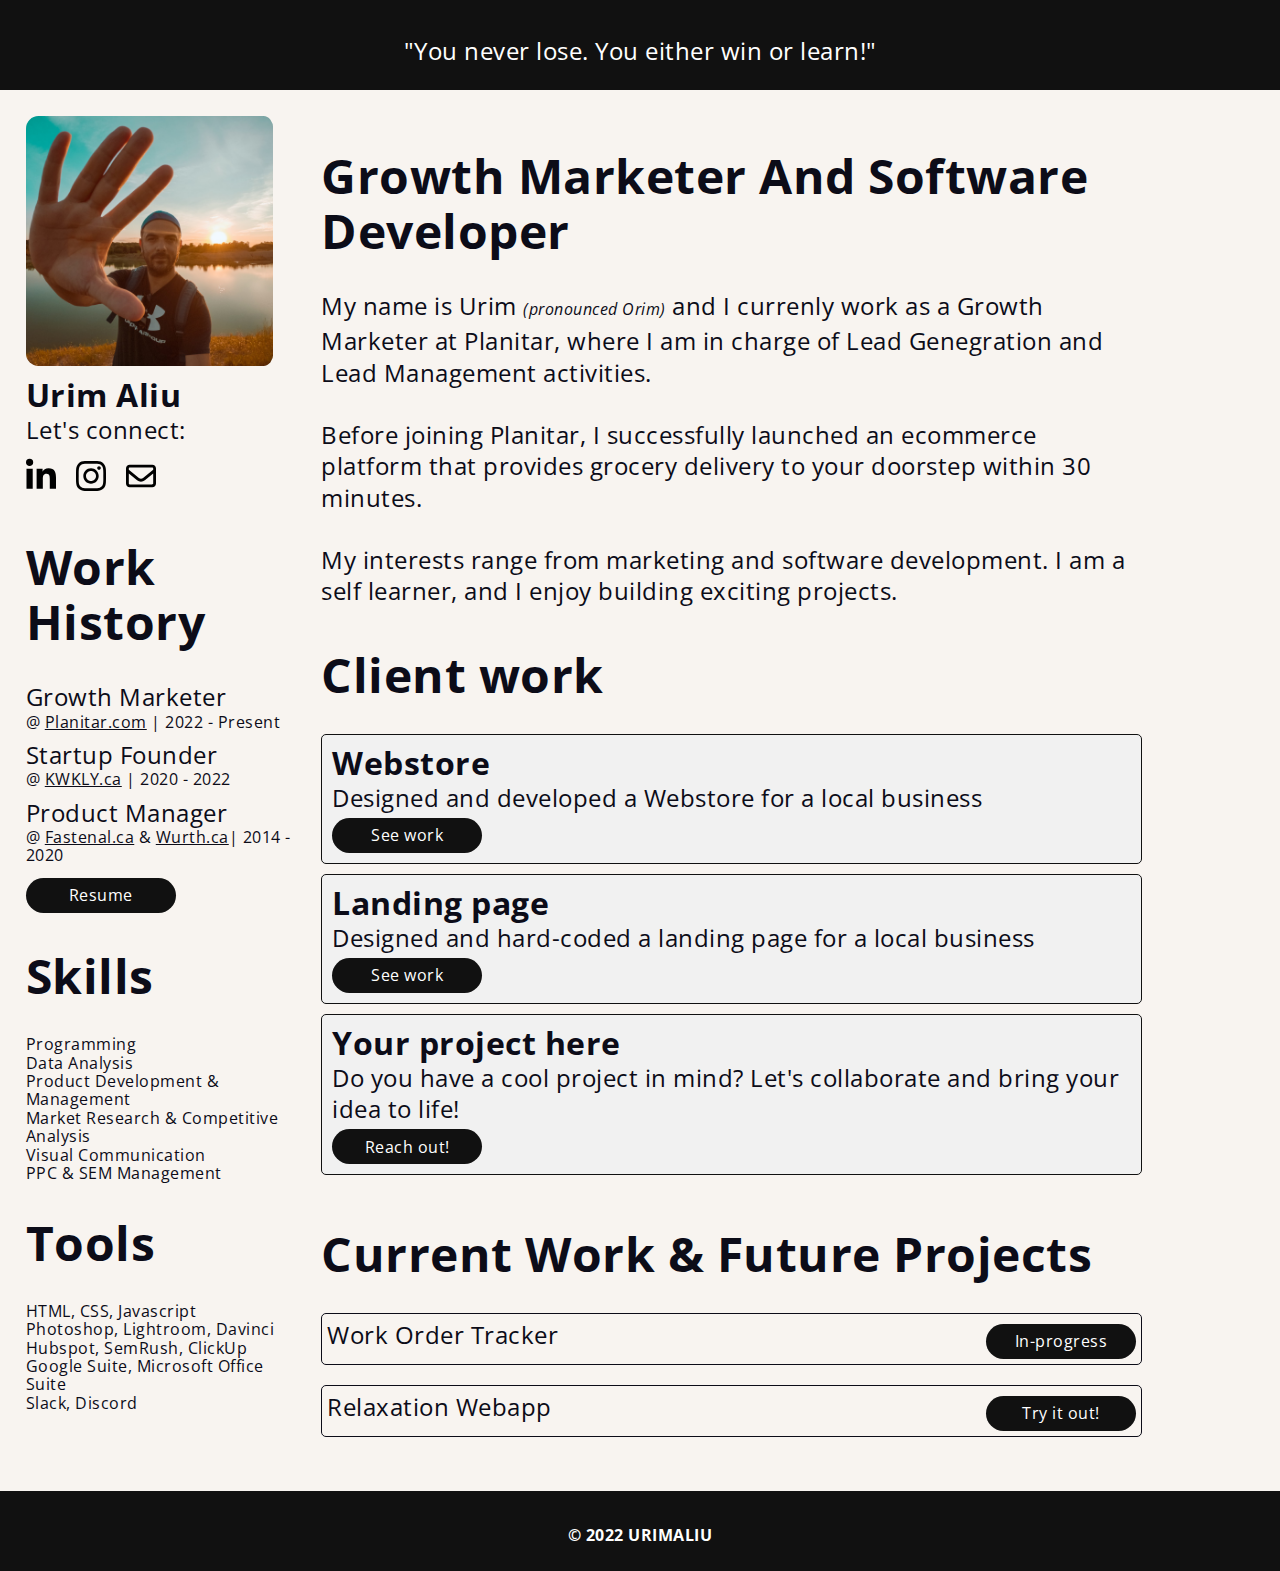
<file: index.html>
<!DOCTYPE html>
<html lang="en">
	<head>
    	<meta charset="utf-8">
    	<meta name="description" content="Your description goes here">
    	<meta name="keywords" content="one, two, three">

		<title>PersonalPortfolio</title>

		<!-- external CSS link -->
		<link rel="stylesheet" href="css/normalize.css">
		<link rel="stylesheet" href="css/style.css">
		<link rel="preconnect" href="https://fonts.googleapis.com">
		<link rel="preconnect" href="https://fonts.gstatic.com" crossorigin>
		<link href="https://fonts.googleapis.com/css2?family=Open+Sans:wght@400;800&display=swap" rel="stylesheet">

		<link rel="stylesheet" href="https://cdnjs.cloudflare.com/ajax/libs/font-awesome/4.7.0/css/font-awesome.min.css">
		<link rel='stylesheet' href='https://cdnjs.cloudflare.com/ajax/libs/font-awesome/5.15.1/css/all.min.css'>
	</head>
	<body>

		<header class="header">
			<p>"You never lose. You either win or learn!"</p>
		</header>

		<section class="page-wrapper">
			
			<section class="side1">
				
					<section class="wrapper">
					<img class="profile-pic" src="images/2.png" alt="Urim Aliu">
					<h2>Urim Aliu</h2>
					<p>Let's connect:</p>
						
					<section class="social-icons">
						
						<a href="https://www.linkedin.com/in/urim-aliu-6262aaba/" target="_blank">
							<img src="images/linkedin-in-brands (1).svg" alt="LinkedIn" class="socials">
						</a>

						
						<a href="https://www.instagram.com/urimaaliu/" target="_blank">
							<img src="images/instagram-brands.svg" alt="Instagram" class="socials">
						</a>

						
						<a href="mailto:urim.aliu@gmail.com" target="_blank">
							<img src="images/envelope-regular.svg" alt="Email" class="socials">
						</a>
					</section>


				
					</section>

					<section class="wrapper">
					<h1>Work History</h1>
					<ul class="work-container">
						<li><p>Growth Marketer</p>@ <a href="https://www.Planitar.com" target="_blank">Planitar.com</a> | 2022 - Present</li>

						<li><p>Startup Founder</p>@ <a href="https://www.KWKLY.ca" target="_blank">KWKLY.ca</a> | 2020 - 2022</li>
						<li><p>Product Manager</p>@ <a href="https://www.fastenal.ca" target="_blank">Fastenal.ca</a> & 
							<a href="https://www.wurth.ca">Wurth.ca</a>| 2014 - 2020</li>
					</ul>
					<button class="card-bttn" type="button"><a href="#" target="_blank">Resume</a> </button>
					</section>

					<section class="wrapper">
						<h1>Skills</h1>
						<ul class="skills-container">
							<li>Programming</li>
							<li>Data Analysis</li>
							<li>Product Development & Management</li>
							<li>Market Research & Competitive Analysis</li>
							<li>Visual Communication</li>
							<li>PPC & SEM Management</li>
						</ul>
						<h1>Tools</h1>

						<ul class="skills-container">
							<li >HTML, CSS, Javascript</li>
							<li >Photoshop, Lightroom, Davinci</li>
							<li >Hubspot, SemRush, ClickUp</li>
							<li >Google Suite, Microsoft Office Suite</li>
							<li >Slack, Discord</li>
						</ul>
					</section>

			</section>

			<section class="side2">
					<section class="wrapper">
						<h1>Growth Marketer And Software Developer</h1>
						<p>My name is Urim <i>(pronounced Orim)</i> and I currenly work as a Growth Marketer at Planitar, 
							where I am in charge of Lead Genegration and Lead Management activities.<br>
							<br>
							Before joining Planitar, I successfully launched an ecommerce platform that provides grocery delivery to your doorstep within 30 minutes.<br>
							<br>
							My interests range from marketing and software development. I am a self learner, and I enjoy building exciting projects.
						</p>
					</section>
				
					<section class="wrapper">
					<h1>Client work</h1>
					<ul class="projects-container">
						<li class="card1">
							<h2>Webstore</h2>
							<p>Designed and developed a Webstore for a local business</p>
							<button class="card-bttn" type="button"><a href="https://www.kwshoerepair.com" target="_blank">See work</a> </button>
						</li>	

						<li class="card1">
							<h2>Landing page</h2>
							<p>Designed and hard-coded a landing page for a local business</p>
							<button class="card-bttn" type="button"><a href="#" target="_blank">See work</a> </button>
							
						</li>	

						<li class="card1">
							<h2>Your project here</h2>
							<p>Do you have a cool project in mind? Let's collaborate and bring your idea to life!</p>
							<button class="card-bttn" type="button"><a href="mailto: urim.aliu@gmail.com">Reach out!</a> </button>
						</li>	

					</ul>
				</section>

				<section class="wrapper">
					<h1>Current Work & Future Projects</h1>
					<ul class="projects-container">
						<li class="card2">
							<p>Work Order Tracker</p>
							<button class="card-bttn" type="button"><a href="current-work1.html">In-progress</a> </button>
						</li>

						<li class="card2">
							<p>Relaxation Webapp</p>
							<button class="card-bttn" type="button"><a href="https://7secondapp.netlify.app/" target="_blank">Try it out!</a> </button>
						</li>
						
						
					</ul>

				</section>


			</section>

		</section>

		<footer>
			<h3>© 2022 URIMALIU</h3>
		</footer>

		<script type="text/javascript" src="js/main.js"></script>
	</body>
</html>
</file>
<file: css/style.css>
*{
     padding: 0;
     margin: 0;
     box-sizing: border-box;
     letter-spacing: .5px;
     font-family: 'Open Sans', sans-serif;
     font-weight: 16px;
     font-size: 16px;
     background-color: #f8f4f0;
     color: #0c0c18;
 }

 /* MAIN PAGE CSS */

 .header {
     bottom: 0;
     width: 100%;
     text-align:center;
     background-color: #111111;
     height: 90px;
     color: #ffffff;
     padding:35px;
 }

 .header p {
     font-size: 24px;
     background-color: #111111;
     color: #ffffff;
 }
 
.navbar {
     display: flex;
     flex-direction: row;
     justify-content: center;
     font-weight: 600;
     margin-top: 1%;
 }

 .navbar li {
     list-style: none;
     width: 20%;
 }
 .page-wrapper{
     display: flex;
     justify-content: center;
     justify-content: space-evenly;
     width: 90%;
     margin-top: 2%;
     margin-bottom: 2%;
 }
 
 .profile-pic {
     width: 250px;
     height: 250px;
     padding-right: 1%;
     margin-bottom: 3%;
     border-radius: 5%;
}

 .side1 {
     display: flex;
     flex-direction: column;
     padding: 0 5px;
     width: 35%;
     padding-left: 2%;

 }

 .side2 {
     display: flex;
     flex-direction: column;
     padding: 0 10px;
     width: 100%;

 }

 .wrapper {
     padding-left: 1%;
     padding-bottom: 1%;
     width: 100%;

 }

 .work-container li {
     list-style: none;
     padding-bottom: 3%;
 }

 .skills-container li {
     list-style: none;
 }

 .projects-container li {
     list-style: none;
 }


 h1 {
     font-size: 3rem;
 }

 h2 {
     font-size: 2rem;
 }

 p {
     font-size: 1.5rem;
     line-height: 1.3em;
 }

 .card1{
     background-color: #f1f1f1;
     padding:10px;
     margin-bottom: 10px;
     border-radius: 5px;
     border: #111111 solid 1px;
 }

 .card1 h2{
     background-color: #f1f1f1;
 }

 .card1 p{
     background-color: #f1f1f1;
 }

 .card-bttn {
     background-color: #111111;
     width: 150px;
     height: 35px;
     border-radius: 20px;
     border: #111111;
     margin-top: 5px;
 }

 .card-bttn a {
     text-decoration: none;
     color: #ffffff;
 }

 .card-bttn a:hover {
     color: #ffeb00;
 }

 .card2 {
     margin-bottom: 20px;
     display: flex;
     align-items: flex-start;
     justify-content: space-between;
     border: #0c0c18 1px solid;
     padding: 5px;
     border-radius: 5px;
 }

 footer{
     bottom: 0;
     position: relative;
     width: 100%;
     text-align:center;
     background-color: #111111;
     height: 80px;
     color: #ffffff;
     padding:35px;
 }

h3 {
     background-color: #111111;
     color: #ffffff;
 }

 .social-icons {
     display: flex;
     flex-direction: row;
     align-content: flex-start;
     margin-top: 2%;
 }

 .socials {
     width: 50px;
     height: 50px;
     padding-right: 40%;
 }

 /* WO1 CSS */


 .page-wrapper-wo1 {
    display: flex;
    justify-content: center;
    justify-content: space-evenly;
    width: 90%;
    margin-top: 2%;
    margin-bottom: 2%;
}

.section1-wo1 {
    padding-left: 1%;
    padding-bottom: 1%;
    width: 100%;
    text-align: center;
}

.section1-wo1 h3 {
    font-size: 2rem;
    font-weight:400;
    margin-top: 30px;
    color: #0c0c18;
    background-color: #f8f4f0;
}

.section1-wo1 p {
    margin-top: 30px;
    margin-bottom: 30px;
}

.section2-wo1 {
    padding-left: 1%;
    padding-bottom: 1%;
    margin-top: 1px;
    width: 100%;
    text-align: center;
}

.section2-wo1 h3 {
    font-size: 2rem;
    font-weight:400;
    margin: 30px;
    color: #0c0c18;
    background-color: #f8f4f0;
}

.section2-wo1 p {
    margin-bottom: 30px;
}

.section3-wo1 {
    padding-bottom: 1%;
    width: 100%;
    text-align: center;
}

.section3-wo1 h3 {
    font-size: 2rem;
    font-weight:400;
    margin-top: 30px;
    margin-bottom: 30px;
    color: #0c0c18;
    background-color: #f8f4f0;
}

.title {
    font-size: 2rem;
    font-weight:400;
    text-align: center;
    margin-top: 30px;
    margin-bottom: 30px;
    color: #0c0c18;
    background-color: #f8f4f0;
}

.section4-wo1 .column2 {
    display: flex;
    justify-content: center;
    align-items: center;
}

.wireframe-pictures .wireframes-container {
    display: flex;
    flex-wrap: wrap;
    justify-content: center;
    justify-content: space-around;

    padding: 2%;
}

.picture { 
    list-style: none;
}

.picture img {
    width: 400px;
    height: 400px;
    border: #0c0c18 2px solid;
}

.nav {
    display: flex;
    align-items: center;
    justify-content: center;
    height: 80px;
    background-color: #0c0c18;
    padding: 2%;
}

.header2 h2 a {
    background-color: #0c0c18;
    color: #f1f1f1;
    font-size: 2rem;
    text-decoration: none;
}

.footer h3 {
    font-size: 16px;
    background-color: #111111;
    color: #ffffff;
    font-weight: 400;
}

.hero-img img {
    background-image: linear-gradient(rgba(0, 0, 0, 0.5), rgba(0, 0, 0, 0.3)), url(/KWSHOEREPAIR/images/Untitled-5.png);
    background-position: center;
    background-repeat: no-repeat;
    background-size: cover;
    width: 100%;
    height: 100%;
}


 
 
 @media all and (max-width:500px){
     .page-wrapper, .side1, .side2, .wrapper {
          width: 100%;
          display: flex;
          flex-direction: column;
          justify-content: center;
          align-items: center;
     }

     .navbar {
          display: none;
     }


     h1 {
          text-align: center;
          font-size: 2em;
     }
   }
</file>
